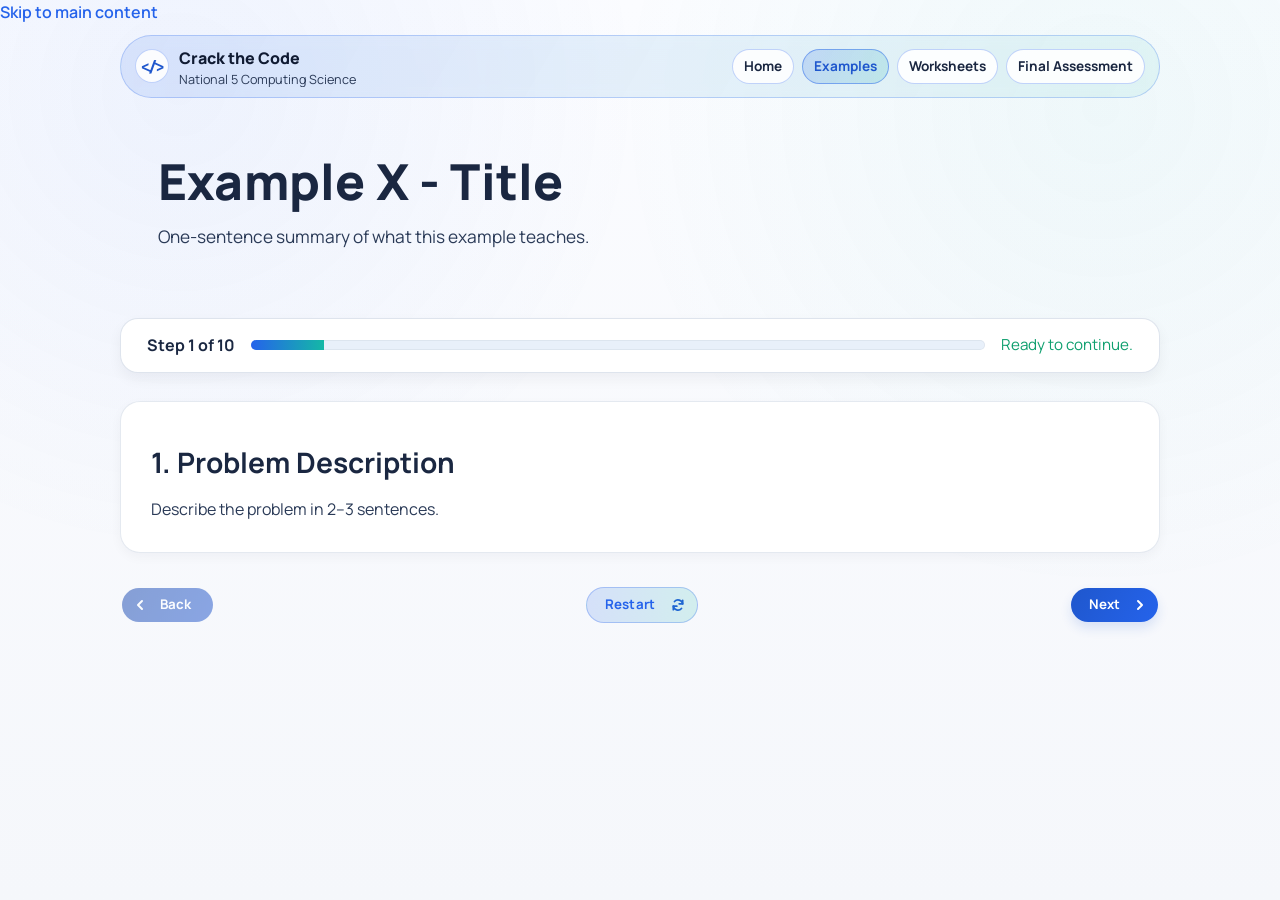
<file: docs/pages/example-template.html>
<!DOCTYPE html>
<html lang="en">
  <head>
    <meta charset="utf-8" />
    <meta name="viewport" content="width=device-width, initial-scale=1" />
    <title>Example X - Title</title>
    <link rel="stylesheet" href="../css/styles.css" />
  </head>
  <body class="page page-inner">
    <div class="appbar" id="appbar">
      <div class="appbar-brand-wrap">
        <span class="appbar-brand-icon" aria-hidden="true">&lt;/&gt;</span>
        <div class="appbar-brand-stack">
          <div class="appbar-brand">Crack the Code</div>
          <div class="appbar-subtitle">National 5 Computing Science</div>
        </div>
      </div>

      <button class="appbar-menu-toggle" id="appbarMenuToggle" aria-expanded="false" aria-controls="appbarNavActions" type="button">Menu</button>

      <nav class="appbar-nav-actions" id="appbarNavActions" aria-label="Quick links">
        <a class="appbar-nav-pill" href="../index.html">Home</a>
        <a class="appbar-nav-pill is-active" href="../index.html#examples">Examples</a>
        <a class="appbar-nav-pill" href="worksheets.html">Worksheets</a>
        <a class="appbar-nav-pill" href="assessment.html">Final Assessment</a>
        <a class="appbar-nav-pill appbar-resume" id="appbarResumeLink" href="#" hidden>
          Resume
          <span class="appbar-status-dot" aria-hidden="true"></span>
        </a>
      </nav>
    </div>

    <header class="hero hero-main">
      <h1 class="hero-title">Example X - Title</h1>
      <p class="hero-summary">
        One-sentence summary of what this example teaches.
      </p>
    </header>

    <main class="content">
      <div class="stepper-header">
        <div class="stepper-progress" id="stepperProgress">Step 1 of 10</div>
        <div class="stepper-bar" aria-hidden="true">
          <span class="stepper-bar-fill" id="stepperBarFill"></span>
        </div>
        <div class="stepper-progress-note" id="stepperNote">Complete the activity to continue.</div>
      </div>

      <section class="card step-section" data-step="1" data-step-id="step-1">
        <h2>1. Problem Description</h2>
        <p>Describe the problem in 2–3 sentences.</p>
      </section>

      <section class="card step-section" data-step="2" data-step-id="step-2" data-requires="tick1,tick2">
        <h2>2. Prediction Activity</h2>
        <div class="question-block">
          <p>Prediction question 1?</p>
          <div class="question-input">
            <input type="text" id="pred1" class="w-120">
            <button onclick="checkAnswer('pred1', 'correct', 'tick1')">Check</button>
            <span id="tick1" class="tick-mark"></span>
          </div>
        </div>
        <div class="question-block">
          <p>Prediction question 2?</p>
          <div class="question-input">
            <input type="text" id="pred2" class="w-120">
            <button onclick="checkAnswer('pred2', 'correct', 'tick2')">Check</button>
            <span id="tick2" class="tick-mark"></span>
          </div>
        </div>
      </section>

      <section class="card step-section" data-step="3" data-step-id="step-3" data-requires="fullCode">
        <h2>3. Step-by-Step Implementation</h2>
        <div id="step1" class="step-box">
          <p><strong>Step 1:</strong> Explain what happens here.</p>
          <pre><code>A: line of code here</code></pre>
          <button onclick="nextStep(1, 2)">Next Step</button>
        </div>
        <div id="step2" class="step-box hidden">
          <p><strong>Step 2:</strong> Explain what happens here.</p>
          <pre><code>B: line of code here</code></pre>
          <button onclick="nextStep(2, 3)">Next Step</button>
        </div>
        <div id="step3" class="step-box hidden">
          <p><strong>Step 3:</strong> Explain what happens here.</p>
          <pre><code>C: line of code here</code></pre>
          <button onclick="nextStep(3, 'full')">Show Full Code</button>
        </div>
        <div id="fullCode" class="step-box hidden">
          <p><strong>Full Solution:</strong> Combine all steps with subgoal labels.</p>
          <pre><code>A: ...
B: ...
C: ...
D: ...</code></pre>
        </div>
      </section>

      <section class="card step-section" data-step="4" data-step-id="step-4" data-requires="sgA1Tick">
        <h2>4. Subgoal A Activity</h2>
        <div class="question-block" data-choice-group="sgA">
          <p>Which subgoal matches this line? <strong>A: ...</strong></p>
          <div class="mc-buttons">
            <button type="button" onclick="setChoice('sgA', 'A', this)">A</button>
            <button type="button" onclick="setChoice('sgA', 'B', this)">B</button>
            <button type="button" onclick="setChoice('sgA', 'C', this)">C</button>
            <button type="button" onclick="setChoice('sgA', 'D', this)">D</button>
            <button type="button" class="check-btn" onclick="checkChoice('sgA', 'A', 'sgA1Tick')">Check</button>
            <span id="sgA1Tick" class="tick-mark"></span>
          </div>
        </div>
      </section>

      <section class="card step-section" data-step="5" data-step-id="step-5" data-requires="sgB1Tick">
        <h2>5. Subgoal B Activity</h2>
        <div class="question-block" data-line-group="sgB">
          <p>Click the line that matches Subgoal B.</p>
          <div class="code-select">
            <button type="button" class="code-line" onclick="selectLine('sgB', 'line 1', this)">line 1</button>
            <button type="button" class="code-line" onclick="selectLine('sgB', 'line 2', this)">line 2</button>
            <button type="button" class="code-line" onclick="selectLine('sgB', 'line 3', this)">line 3</button>
          </div>
          <button type="button" class="check-btn" onclick="checkLineChoice('sgB', 'line 2', 'sgB1Tick')">Check</button>
          <span id="sgB1Tick" class="tick-mark"></span>
        </div>
      </section>

      <section class="card step-section" data-step="6" data-step-id="step-6" data-requires="sgC1Tick">
        <h2>6. Subgoal C Activity</h2>
        <div class="question-block">
          <p>Fill the blank: <strong>total = total + ___</strong></p>
          <div class="question-input">
            <input type="text" id="sgC1" class="w-140">
            <button onclick="checkAnswer('sgC1', 'value', 'sgC1Tick')">Check</button>
            <span id="sgC1Tick" class="tick-mark"></span>
          </div>
        </div>
      </section>

      <section class="card step-section" data-step="7" data-step-id="step-7" data-requires="sgD1Tick">
        <h2>7. Subgoal D Activity</h2>
        <div class="question-block">
          <p>Identify the subgoal for: <strong>print(total)</strong></p>
          <div class="question-input">
            <input type="text" id="sgD1" class="w-140">
            <button onclick="checkAnswer('sgD1', 'D', 'sgD1Tick')">Check</button>
            <span id="sgD1Tick" class="tick-mark"></span>
          </div>
        </div>
      </section>

      <section class="card step-section" data-step="8" data-step-id="step-8" data-requires="sgE1Tick">
        <h2>8. Subgoal E Activity</h2>
        <div class="question-block">
          <p>Trace the running total for inputs 2, 3, 4.</p>
          <table class="trace-table">
            <thead>
              <tr>
                <th>Input</th>
                <th>Total</th>
              </tr>
            </thead>
            <tbody>
              <tr>
                <td>2</td>
                <td><input type="text" id="trace1" class="w-80"></td>
              </tr>
              <tr>
                <td>3</td>
                <td><input type="text" id="trace2" class="w-80"></td>
              </tr>
              <tr>
                <td>4</td>
                <td><input type="text" id="trace3" class="w-80"></td>
              </tr>
            </tbody>
          </table>
          <button type="button" class="check-btn" onclick="checkTrace(['trace1','trace2','trace3'], ['2','5','9'], 'sgE1Tick')">Check</button>
          <span id="sgE1Tick" class="tick-mark"></span>
        </div>
      </section>

      <section class="card step-section" data-step="9" data-step-id="step-9" data-requires="assessmentFeedback">
        <h2>9. Modify Activity (Parsons Puzzle)</h2>
        <p>Rearrange the code lines to build a working program.</p>
        <div id="parsons-area" class="parsons-container" ondrop="drop(event)" ondragover="allowDrop(event)">
          <div id="p1" class="draggable" draggable="true" ondragstart="drag(event)">line 1</div>
          <div id="p2" class="draggable" draggable="true" ondragstart="drag(event)">line 2</div>
          <div id="p3" class="draggable" draggable="true" ondragstart="drag(event)">line 3</div>
        </div>
        <button onclick="verifyParsons('parsons-area', ['p1','p2','p3'], 'assessmentFeedback')">Verify Logic</button>
        <p id="assessmentFeedback"></p>
      </section>

      <section class="card step-section" data-step="10" data-step-id="step-10" data-requires="makeOutputTick">
        <h2>10. Make Task</h2>
        <p>Students write their own solution and compare output.</p>
        <p><strong>Your Program</strong></p>
        <textarea class="code-area" id="makeProgram" rows="8" placeholder="Write your program here..."></textarea>
        <div class="question-block">
          <p><strong>Test Case</strong></p>
          <div class="question-input">
            <select id="makeCase" onchange="updateExpectedOutput()">
              <option value="case1">Case 1: 2, 3, 4, 5, 6, 7</option>
              <option value="case2">Case 2: 0, 10, 20, 30, 40, 50</option>
              <option value="case3">Case 3: 5, 5, 5, 5, 5, 5</option>
            </select>
          </div>
        </div>
        <p><strong>Expected Output</strong></p>
        <pre class="paper-code"><code id="makeExpected">Scores: ...
Total: ...
Average: ...</code></pre>
        <p><strong>Your Output</strong></p>
        <div class="run-row">
          <button class="check-btn" id="runProgramBtn" onclick="runProgram()" disabled>Run Program</button>
          <span class="spinner" aria-hidden="true"></span>
          <span id="runStatus" class="run-status">Python runtime loading...</span>
        </div>
        <pre class="paper-code"><code id="makeActual">Run your program to see the output here.</code></pre>
        <button class="check-btn" onclick="checkActualOutput('makeCase', 'makeActual', 'makeOutputTick')">Check Output</button>
        <span id="makeOutputTick" class="tick-mark"></span>
      </section>

      <div class="stepper-controls">
        <button class="check-btn nav-btn back-btn" id="stepPrev">Back</button>
        <button class="check-btn reset-btn" id="stepReset" onclick="resetAssessment()">Restart</button>
        <button class="check-btn nav-btn" id="stepNext">Next</button>
      </div>
    </main>

    <section class="completion-screen" id="completionScreen">
      <div class="completion-card">
        <p class="completion-eyebrow">Completed</p>
        <h2>Example Finished</h2>
        <p>You have completed this example.</p>
        <p class="completion-note">Use Restart to try again or return home.</p>
        <div class="completion-badges" data-completion-badges aria-label="Earned badges"></div>
        <p class="completion-badge-summary" data-completion-badge-summary></p>
        <div class="completion-actions">
          <a class="check-btn nav-btn back-btn" href="../index.html">Back to Home</a>
          <button class="check-btn reset-btn restart-btn" type="button" onclick="resetAssessment()">Restart</button>
        </div>
      </div>
    </section>

    <script src="../js/script.js"></script>
  </body>
</html>
</file>
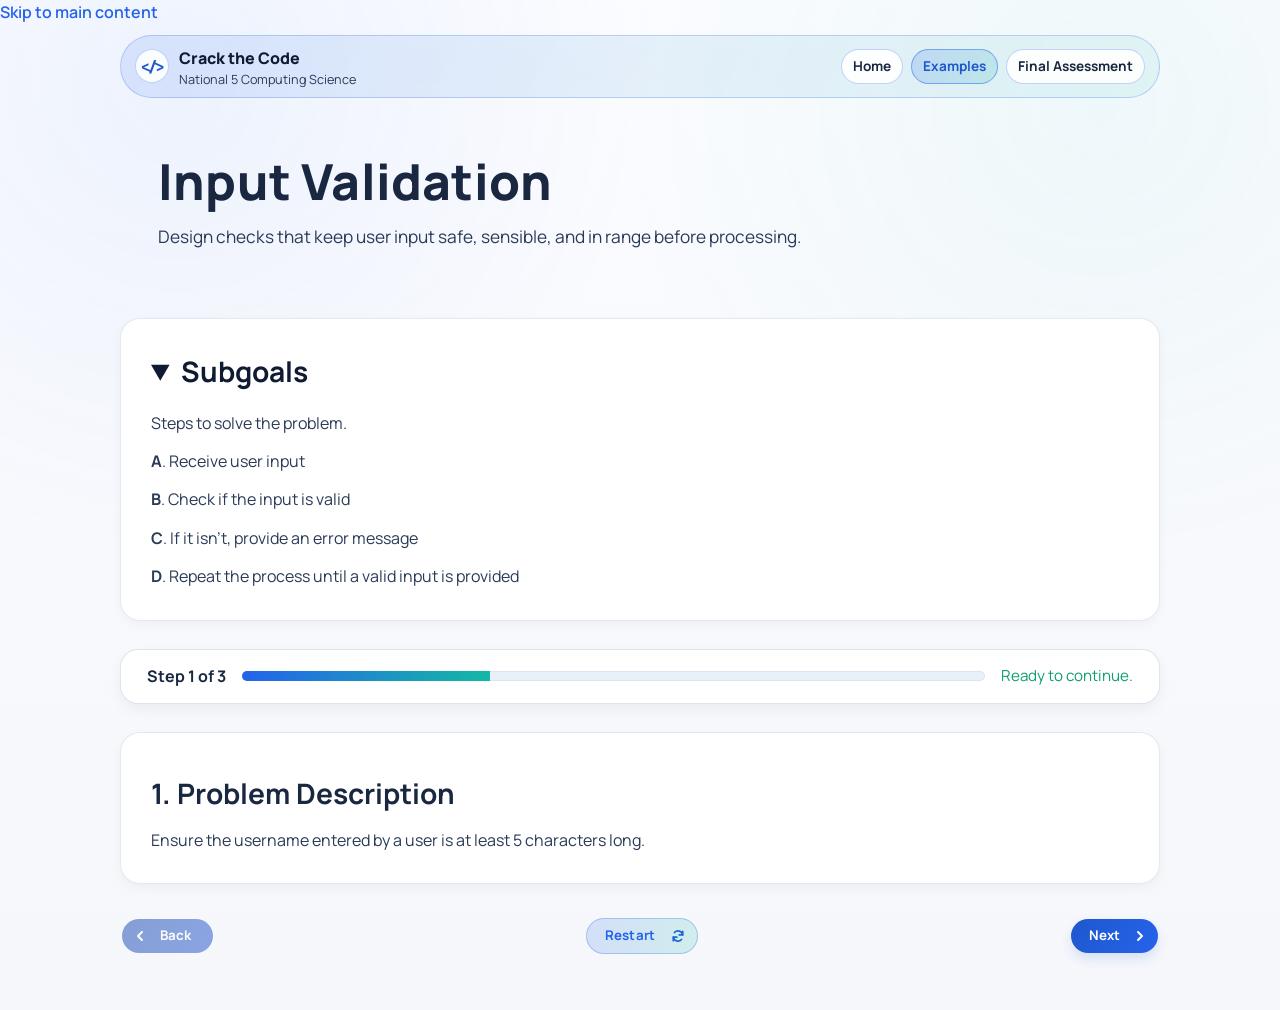
<file: docs/pages/example1.html>
<!DOCTYPE html>
<html lang="en">
<head>
    <meta charset="utf-8" />
    <meta name="viewport" content="width=device-width, initial-scale=1" />
    <title>Example 2 - Running Total</title>
    <link rel="stylesheet" href="../css/styles.css" />
</head>
<body class="page page-inner">
    <div class="appbar" id="appbar">
        <div class="appbar-brand-wrap">
            <span class="appbar-brand-icon" aria-hidden="true">&lt;/&gt;</span>
            <div class="appbar-brand-stack">
                <div class="appbar-brand">Crack the Code</div>
                <div class="appbar-subtitle">National 5 Computing Science</div>
            </div>
        </div>

        <button class="appbar-menu-toggle" id="appbarMenuToggle" aria-expanded="false" aria-controls="appbarNavActions" type="button">Menu</button>

        <nav class="appbar-nav-actions" id="appbarNavActions" aria-label="Quick links">
            <a class="appbar-nav-pill" href="../index.html">Home</a>
            <a class="appbar-nav-pill is-active" href="../index.html#examples">Examples</a>
            <a class="appbar-nav-pill" href="assessment.html">Final Assessment</a>
            <a class="appbar-nav-pill appbar-resume" id="appbarResumeLink" href="#" hidden>
                Resume
                <span class="appbar-status-dot" aria-hidden="true"></span>
            </a>
        </nav>
    </div>

    <header class="hero hero-main">
        <h1 class="hero-title">Input Validation</h1>
        <p class="hero-summary">
            Design checks that keep user input safe, sensible, and in range before processing.
        </p>
    </header>

    <main class="content">
        <details class="card" open>
            <summary>Subgoals</summary>
            <p>Steps to solve the problem.</p>
            <p><strong>A</strong>. Receive user input</p>
            <p><strong>B</strong>. Check if the input is valid</p>
            <p><strong>C</strong>. If it isn't, provide an error message</p>
            <p><strong>D</strong>. Repeat the process until a valid input is provided</p>
        </details>
        <details id="workedExample" class="card hidden">
            <summary>Full Solution</summary>
            <pre><code>username = input("Enter username: ") <span class="code-comment">                     #  Subgoal A</span>
while len(username) &lt; 5: <span class="code-comment">                                 #  Subgoal B  ---</span>
    print("Username must be at least 5 characters long.") <span class="code-comment">#  Subgoal C     |-- Subgoal D</span>
    username = input("Enter username: ") <span class="code-comment">                 #             ---</span>
print("Your password is: " + password)</code></pre>
        </details>
        <div class="stepper-header">
            <div class="stepper-progress" id="stepperProgress">Step 1 of 5</div>
            <div class="stepper-bar" aria-hidden="true">
                <span class="stepper-bar-fill" id="stepperBarFill"></span>
            </div>
            <div class="stepper-progress-note" id="stepperNote">Complete the activity to continue.</div>
        </div>

        <section class="card step-section" data-step="1" data-step-id="step-1">
            <h2>1. Problem Description</h2>
            <p>Ensure the username entered by a user is at least 5 characters long.</p>
        </section>

        <section class="card step-section" data-step="2" data-step-id="step-2" data-requires="tick1,tick2">
            <h2>2. Prediction Activity</h2>
            <div class="question-block">
                <p>Do we need a loop to solve this problem?</p>
                <div class="question-input-part">
                    <input type="radio" id="tick1-yes" name="tick1" value="yes" />
                    <label for="tick1-yes">Yes</label> <br />
                    <input type="radio" id="tick1-no" name="tick1" value="no" />
                    <label for="tick1-no">No</label> <br />
                </div>
                <div>
                    <button onclick="checkRadioButton('tick1-yes', 'tick1')">Check</button>
                    <span id="tick1" class="tick-mark padded"></span>
                </div>
            </div>
            <div class="question-block">
                <p>If so, what type of loop?</p>
                <div class="question-input-part">
                    <input type="radio" id="tick2-for" name="tick2" value="no" />
                    <label for="tick2-for">For loop</label> <br />
                    <input type="radio" id="tick2-while" name="tick2" value="yes" />
                    <label for="tick2-while">While loop</label> <br />
                    <input type="radio" id="tick2-none" name="tick2" value="yes" />
                    <label for="tick2-none">No loop needed</label> <br />
                </div>
                <div>
                    <button onclick="checkRadioButton('tick2-while', 'tick2')">Check</button>
                    <span id="tick2" class="tick-mark padded"></span>
                </div>
            </div>
        </section>

        <section class="card step-section" data-step="3" data-step-id="step-3" data-requires="fullCode">
            <h2>3. Step-by-Step Implementation</h2>
            <div id="step1" class="step-box">
                <p>Take in an initial input.</p>
                <pre><code>username = input("Enter username: ") <span class="code-comment"># Subgoal A</span></code></pre>
                <button onclick="nextStep(1, 2)">Next Step</button>
            </div>
            <div id="step2" class="step-box hidden">
                <p>Loop while the input is invalid.</p>
                <pre><code>while len(username) &lt; 5: <span class="code-comment"># Subgoals B and D</span></code></pre>
                <button onclick="nextStep(2, 3)">Next Step</button>
            </div>
            <div id="step3" class="step-box hidden">
                <p>Display an error message.</p>
                <pre><code>    print("Username must be at least 5 characters long.") <span class="code-comment"># Subgoal C</span></code></pre>
                <button onclick="nextStep(3, 4)">Next Step</button>
            </div>
            <div id="step4" class="step-box hidden">
                <p>Take in new input to validate.</p>
                <pre><code>    username = input("Enter username: ") <span class="code-comment"># Subgoal D</span></code></pre>
                <button onclick="nextStep(4, 5)">Next Step</button>
            </div>
            <div id="step5" class="step-box hidden">
                <p>Outside the loop, you can now use the validated username.</p>
                <pre><code>print("Your username is: " + username)</code></pre>
                <button onclick="nextStep(5, 'full')">Show Full Code</button>
            </div>
            <div id="fullCode" class="step-box hidden">
                <p><strong>Full Solution:</strong> Combine all steps into one complete program.</p>
                <pre><code>username = input("Enter username: ") <span class="code-comment">                     #  Subgoal A</span>
while len(username) &lt; 5: <span class="code-comment">                                 #  Subgoal B  ---</span>
    print("Username must be at least 5 characters long.") <span class="code-comment">#  Subgoal C     |-- Subgoal D</span>
    username = input("Enter username: ") <span class="code-comment">                 #             ---</span>
print("Your password is: " + password)</code></pre>
            </div>
        </section>

        <!-- <section class="card step-section" data-step="4" data-step-id="step-4" data-requires="parsonsFeedback">
            <h2>4. Parsons Puzzle</h2>
            <p>Drag the lines into the correct logical order:</p>
            <div id="parsons-area" class="parsons-container" ondrop="drop(event)" ondragover="allowDrop(event)">
                <div id="p3" class="draggable" draggable="true" ondragstart="drag(event)">total = total + price</div>
                <div id="p1" class="draggable" draggable="true" ondragstart="drag(event)">total = 0</div>
                <div id="p4" class="draggable" draggable="true" ondragstart="drag(event)">print(total)</div>
                <div id="p2" class="draggable" draggable="true" ondragstart="drag(event)">for counter in range(5):</div>
            </div>
            <button onclick="verifyParsons('parsons-area', ['p1', 'p2', 'p3', 'p4'], 'parsonsFeedback')">Verify Logic</button>
            <p id="parsonsFeedback"></p>
        </section>

        <section class="card step-section" data-step="5" data-step-id="step-5" data-requires="tick3">
            <h2>6. Modify Task</h2>
            <div class="question-block">
                <p>Change the code to ask for 10 items. What would the loop line look like?</p>
                <div class="question-input">
                    <input type="text" id="modAns" class="w-full" placeholder="for counter in range...">
                    <button onclick="checkAnswer('modAns', 'for counter in range(10):', 'tick3')">Check Answer</button>
                    <span id="tick3" class="tick-mark"></span>
                </div>
            </div>
        </section> -->

        <div class="stepper-controls">
            <button class="check-btn nav-btn back-btn" id="stepPrev">Back</button>
            <button class="check-btn reset-btn" id="stepReset" onclick="resetAssessment()">Restart</button>
            <button class="check-btn nav-btn" id="stepNext">Next</button>
        </div>
    </main>

    <section class="completion-screen" id="completionScreen">
        <div class="completion-card">
            <p class="completion-eyebrow">Completed</p>
            <h2>Example Finished</h2>
            <p>You have completed this example.</p>
            <p class="completion-note">Use Restart to try again or return home.</p>
            <div class="completion-actions">
                <a class="check-btn nav-btn back-btn" href="../index.html">Back to Home</a>
                <button class="check-btn reset-btn restart-btn" type="button" onclick="resetAssessment()">Restart</button>
            </div>
        </div>
    </section>

    <script src="../js/script.js"></script>
</body>
</html>
</file>
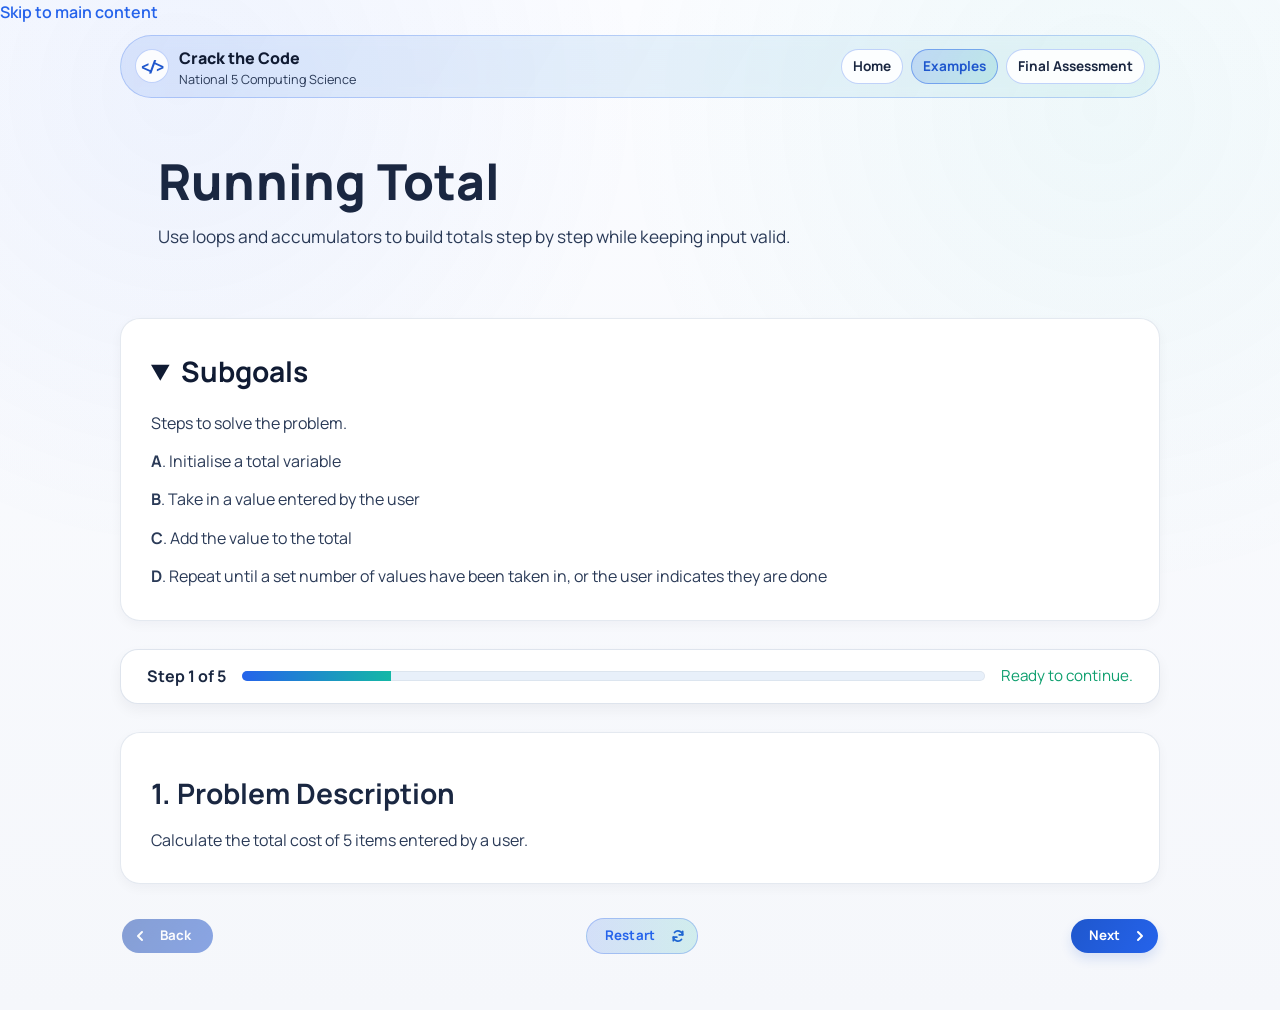
<file: docs/pages/example2.html>
<!DOCTYPE html>
<html lang="en">
<head>
    <meta charset="utf-8" />
    <meta name="viewport" content="width=device-width, initial-scale=1" />
    <title>Example 2 - Running Total</title>
    <link rel="stylesheet" href="../css/styles.css" />
</head>
<body class="page page-inner">
    <div class="appbar" id="appbar">
        <div class="appbar-brand-wrap">
            <span class="appbar-brand-icon" aria-hidden="true">&lt;/&gt;</span>
            <div class="appbar-brand-stack">
                <div class="appbar-brand">Crack the Code</div>
                <div class="appbar-subtitle">National 5 Computing Science</div>
            </div>
        </div>

        <button class="appbar-menu-toggle" id="appbarMenuToggle" aria-expanded="false" aria-controls="appbarNavActions" type="button">Menu</button>

        <nav class="appbar-nav-actions" id="appbarNavActions" aria-label="Quick links">
            <a class="appbar-nav-pill" href="../index.html">Home</a>
            <a class="appbar-nav-pill is-active" href="../index.html#examples">Examples</a>
            <a class="appbar-nav-pill" href="assessment.html">Final Assessment</a>
            <a class="appbar-nav-pill appbar-resume" id="appbarResumeLink" href="#" hidden>
                Resume
                <span class="appbar-status-dot" aria-hidden="true"></span>
            </a>
        </nav>
    </div>

    <header class="hero hero-main">
        <h1 class="hero-title">Running Total</h1>
        <p class="hero-summary">
            Use loops and accumulators to build totals step by step while keeping input valid.
        </p>
    </header>

    <main class="content">
        <details class="card" open>
            <summary>Subgoals</summary>
            <p>Steps to solve the problem.</p>
            <p><strong>A</strong>. Initialise a total variable</p>
            <p><strong>B</strong>. Take in a value entered by the user</p>
            <p><strong>C</strong>. Add the value to the total</p>
            <p><strong>D</strong>. Repeat until a set number of values have been taken in, or the user indicates they are done</p>
        </details>
        <details id="workedExample" class="card hidden">
            <summary>Full Solution</summary>
            <pre><code>total = 0 <span class="code-comment">                          # Subgoal A</span>
for counter in range(5): <span class="code-comment">           # Subgoal D</span>
    price = float(input("Price: ")) <span class="code-comment"># Subgoal B</span>
    total = total + price <span class="code-comment">          # Subgoal C</span>
print(total)</code></pre>
        </details>

        <div class="stepper-header">
            <div class="stepper-progress" id="stepperProgress">Step 1 of 5</div>
            <div class="stepper-bar" aria-hidden="true">
                <span class="stepper-bar-fill" id="stepperBarFill"></span>
            </div>
            <div class="stepper-progress-note" id="stepperNote">Complete the activity to continue.</div>
        </div>

        <section class="card step-section" data-step="1" data-step-id="step-1">
            <h2>1. Problem Description</h2>
            <p>Calculate the total cost of 5 items entered by a user.</p>
        </section>

        <section class="card step-section" data-step="2" data-step-id="step-2" data-requires="tick1">
            <h2>2. Prediction Activity</h2>
            <div class="question-block">
                <p>How many times will the loop repeat?</p>
                <div class="question-input">
                    <input type="text" id="pred1" class="w-80">
                    <button onclick="checkAnswer('pred1', '5', 'tick1')">Check</button>
                    <span id="tick1" class="tick-mark"></span>
                </div>
            </div>
        </section>

        <section class="card step-section" data-step="3" data-step-id="step-3" data-requires="fullCode">
            <h2>3. Step-by-Step Implementation</h2>
            <div id="step1" class="step-box">
                <p><strong>Step 1:</strong> Initialize the total.</p>
                <pre><code>total = 0 <span class="code-comment"># Subgoal A</span></code></pre>
                <button onclick="nextStep(1, 2)">Next Step</button>
            </div>
            <div id="step2" class="step-box hidden">
                <p><strong>Step 2:</strong> Create a loop for 5 items.</p>
                <pre><code>for counter in range(5): <span class="code-comment"># Subgoal D</span></code></pre>
                <button onclick="nextStep(2, 3)">Next Step</button>
            </div>
            <div id="step3" class="step-box hidden">
                <p><strong>Step 3:</strong> Add input to total.</p>
                <pre><code>    price = float(input()) <span class="code-comment"># Subgoal B</span>
    total = total + price <span class="code-comment"># Subgoal C</span></code></pre>
                <button onclick="nextStep(3, 'full')">Show Full Code</button>
            </div>
            <div id="fullCode" class="step-box hidden">
                <p><strong>Full Solution:</strong> Combine all steps into one complete program.</p>
                <pre><code>total = 0 <span class="code-comment">                          # Subgoal A</span>
for counter in range(5): <span class="code-comment">           # Subgoal D</span>
    price = float(input("Price: ")) <span class="code-comment"># Subgoal B</span>
    total = total + price <span class="code-comment">          # Subgoal C</span>
print(total)</code></pre>
            </div>
        </section>

        <section class="card step-section" data-step="4" data-step-id="step-4" data-requires="parsonsFeedback">
            <h2>4. Parsons Puzzle</h2>
            <p>Drag the lines into the correct logical order:</p>
            <div id="parsons-area" class="parsons-container" ondrop="drop(event)" ondragover="allowDrop(event)">
                <div id="p3" class="draggable" draggable="true" ondragstart="drag(event)">total = total + price</div>
                <div id="p1" class="draggable" draggable="true" ondragstart="drag(event)">total = 0</div>
                <div id="p4" class="draggable" draggable="true" ondragstart="drag(event)">print(total)</div>
                <div id="p2" class="draggable" draggable="true" ondragstart="drag(event)">for counter in range(5):</div>
            </div>
            <button onclick="verifyParsons('parsons-area', ['p1', 'p2', 'p3', 'p4'], 'parsonsFeedback')">Verify Logic</button>
            <p id="parsonsFeedback"></p>
        </section>

        <section class="card step-section" data-step="5" data-step-id="step-5" data-requires="tick2">
            <h2>6. Modify Task</h2>
            <div class="question-block">
                <p>Change the code to ask for 10 items. What would the loop line look like?</p>
                <div class="question-input">
                    <input type="text" id="modAns" class="w-full" placeholder="for counter in range...">
                    <button onclick="checkAnswer('modAns', 'for counter in range(10):', 'tick2')">Check Answer</button>
                    <span id="tick2" class="tick-mark"></span>
                </div>
            </div>
        </section>

        <div class="stepper-controls">
            <button class="check-btn nav-btn back-btn" id="stepPrev">Back</button>
            <button class="check-btn reset-btn" id="stepReset" onclick="resetAssessment()">Restart</button>
            <button class="check-btn nav-btn" id="stepNext">Next</button>
        </div>
    </main>

    <section class="completion-screen" id="completionScreen">
        <div class="completion-card">
            <p class="completion-eyebrow">Completed</p>
            <h2>Example Finished</h2>
            <p>You have completed this example.</p>
            <p class="completion-note">Use Restart to try again or return home.</p>
            <div class="completion-actions">
                <a class="check-btn nav-btn back-btn" href="../index.html">Back to Home</a>
                <button class="check-btn reset-btn restart-btn" type="button" onclick="resetAssessment()">Restart</button>
            </div>
        </div>
    </section>

    <script src="../js/script.js"></script>
</body>
</html>
</file>
<file: docs/css/styles.css>
@import url("https://fonts.googleapis.com/css2?family=Manrope:wght@500;600;700;800&family=JetBrains+Mono:wght@600;700&display=swap");

:root {
  color-scheme: light;
  --ink-950: #0b1324;
  --ink-900: #101b33;
  --ink-800: #1a2741;
  --ink-700: #2a3a57;
  --ink-500: #566987;
  --ink-300: #9fb0c9;
  --slate-150: #dbe7f5;
  --slate-100: #e8f0fa;
  --slate-50: #f4f8fd;
  --paper: #ffffff;
  --accent-700: #1f57cd;
  --accent-600: #2563eb;
  --accent-500: #3b82f6;
  --accent-300: #93c5fd;
  --accent-200: #cfe4ff;
  --teal-600: #0e9f9a;
  --teal-500: #14b8a6;
  --teal-200: #b7efe8;
  --success-600: #0e9f6e;
  --danger-600: #dc3545;
  --shadow-1: 0 16px 36px rgba(15, 25, 45, 0.08);
  --shadow-2: 0 12px 26px rgba(13, 24, 43, 0.12);
  --shadow-focus: 0 0 0 4px rgba(59, 130, 246, 0.2);
  --radius-1: 10px;
  --radius-2: 16px;
  --radius-pill: 999px;
  --space-1: 8px;
  --space-2: 12px;
  --space-3: 16px;
  --space-4: 22px;
  --space-5: 28px;
  --space-6: 40px;
  --space-7: 56px;
  --space-8: 72px;
  --max-width: 1040px;
  --font-display: "Manrope", "Segoe UI", "Helvetica Neue", Arial, sans-serif;
  --font-body: "Manrope", "Segoe UI", "Helvetica Neue", Arial, sans-serif;
  --font-code: "JetBrains Mono", "SFMono-Regular", Consolas, "Liberation Mono", Menlo, monospace;
}

*,
*::before,
*::after {
  box-sizing: border-box;
}

html {
  -webkit-font-smoothing: antialiased;
  -moz-osx-font-smoothing: grayscale;
  text-rendering: optimizeLegibility;
  scroll-behavior: smooth;
}

@property --edge-angle {
  syntax: "<angle>";
  inherits: false;
  initial-value: 0deg;
}

body {
  margin: 0;
  font-family: var(--font-body);
  color: var(--ink-900);
  background: linear-gradient(180deg, #fbfcff 0%, #f5f7fb 100%);
  min-height: 100vh;
  line-height: 1.6;
}

body::before {
  content: "";
  position: fixed;
  inset: 0;
  background:
    radial-gradient(circle at 14% 10%, rgba(37, 99, 235, 0.06), transparent 34%),
    radial-gradient(circle at 86% 12%, rgba(20, 184, 166, 0.05), transparent 36%);
  pointer-events: none;
  z-index: -1;
}

::selection {
  background: rgba(59, 130, 246, 0.22);
  color: var(--ink-950);
}

.back-to-top-fab {
  position: fixed;
  right: clamp(16px, 2.2vw, 28px);
  bottom: clamp(16px, 2.4vw, 30px);
  width: 48px;
  height: 48px;
  border: 1px solid rgba(37, 99, 235, 0.32);
  border-radius: var(--radius-pill);
  background: linear-gradient(120deg, rgba(37, 99, 235, 0.16), rgba(20, 184, 166, 0.12));
  backdrop-filter: blur(6px);
  -webkit-backdrop-filter: blur(6px);
  box-shadow: 0 12px 22px rgba(13, 24, 43, 0.12), 0 2px 6px rgba(11, 19, 36, 0.08);
  cursor: pointer;
  z-index: 40;
  display: inline-flex;
  align-items: center;
  justify-content: center;
  color: #ffffff;
  opacity: 0;
  transform: translateY(10px) scale(0.94);
  pointer-events: none;
  transition: opacity 200ms ease, transform 220ms ease, filter 200ms ease, box-shadow 200ms ease;
}

.back-to-top-fab.is-visible {
  opacity: 1;
  transform: translateY(0) scale(1);
  pointer-events: auto;
}

.back-to-top-fab:hover,
.back-to-top-fab:focus-visible {
  filter: saturate(1.06) brightness(1.02);
  box-shadow: 0 14px 26px rgba(13, 24, 43, 0.16), 0 0 0 4px rgba(59, 130, 246, 0.2);
}

.back-to-top-fab:active {
  transform: translateY(1px) scale(0.98);
}

.back-to-top-fab__icon {
  width: 14px;
  height: 14px;
  display: inline-block;
  background-image: url("data:image/svg+xml;utf8,<svg xmlns='http://www.w3.org/2000/svg' width='14' height='14' viewBox='0 0 14 14' fill='none' stroke='%231f57cd' stroke-width='2.2' stroke-linecap='round' stroke-linejoin='round'><path d='M3 9l4-4 4 4'/></svg>");
  background-repeat: no-repeat;
  background-position: center;
  background-size: 14px 14px;
}

.back-to-top-fab:hover .back-to-top-fab__icon,
.back-to-top-fab:focus-visible .back-to-top-fab__icon {
  background-image: url("data:image/svg+xml;utf8,<svg xmlns='http://www.w3.org/2000/svg' width='14' height='14' viewBox='0 0 14 14' fill='none' stroke='%23ffffff' stroke-width='2.2' stroke-linecap='round' stroke-linejoin='round'><path d='M3 9l4-4 4 4'/></svg>");
}

.appbar {
  --edge-angle: 0deg;
  width: min(calc(100% - 32px), min(1100px, var(--max-width)));
  margin: 0;
  position: fixed;
  top: 35px;
  left: 50%;
  transform: translateX(-50%);
  z-index: 20;
  border: 1px solid rgba(37, 99, 235, 0.25);
  border-radius: var(--radius-pill);
  background: linear-gradient(120deg, rgba(37, 99, 235, 0.12), rgba(20, 184, 166, 0.08));
  backdrop-filter: blur(6px);
  padding: 10px 14px;
  display: flex;
  justify-content: space-between;
  align-items: center;
  gap: 12px;
  overflow: clip;
  transition: transform 220ms ease;
}

.appbar::after {
  content: "";
  position: absolute;
  inset: -1px;
  border-radius: inherit;
  padding: 2px;
  background: conic-gradient(
    from calc(-45deg + var(--edge-angle)),
    transparent 0deg,
    transparent 300deg,
    rgba(37, 99, 235, 0.85) 322deg,
    rgba(37, 99, 235, 0.98) 340deg,
    rgba(20, 184, 166, 0.9) 360deg
  );
  -webkit-mask:
    linear-gradient(#000 0 0) content-box,
    linear-gradient(#000 0 0);
  -webkit-mask-composite: xor;
  mask:
    linear-gradient(#000 0 0) content-box,
    linear-gradient(#000 0 0);
  mask-composite: exclude;
  opacity: 0;
  pointer-events: none;
  transition: opacity 180ms ease;
  filter: drop-shadow(0 0 6px rgba(37, 99, 235, 0.2)) drop-shadow(0 0 10px rgba(20, 184, 166, 0.14));
}

.appbar:hover,
.appbar:focus-within {
  transform: translateX(-50%) translateY(-2px);
}

.appbar:hover::after,
.appbar:focus-within::after {
  opacity: 1;
  animation: edgeSweepBalanced 1.9s linear infinite;
}

.appbar-brand-wrap {
  display: inline-flex;
  align-items: center;
  gap: 10px;
  position: relative;
  z-index: 1;
  min-width: 0;
}

.appbar-brand-icon {
  width: 34px;
  height: 34px;
  border-radius: var(--radius-pill);
  border: 1px solid rgba(37, 99, 235, 0.28);
  background: rgba(255, 255, 255, 0.9);
  display: inline-flex;
  align-items: center;
  justify-content: center;
  color: var(--accent-700);
  font-weight: 800;
  font-family: var(--font-code);
  font-size: 0.9rem;
  flex: 0 0 34px;
}

.appbar-brand-stack {
  min-width: 0;
}

.appbar-brand {
  font-weight: 800;
  color: var(--ink-900);
  line-height: 1.1;
  position: relative;
  display: inline-flex;
  align-items: baseline;
  text-shadow: 0 0 0 rgba(37, 99, 235, 0);
  transition: text-shadow 220ms ease;
}

.appbar-brand::after {
  content: "|";
  display: inline-block;
  margin-left: 2px;
  line-height: 1.02;
  transform: translateY(0.02em) scaleY(1.18);
  color: rgba(31, 87, 205, 0.92);
  -webkit-text-fill-color: rgba(31, 87, 205, 0.92);
  opacity: 0;
}

.appbar:hover .appbar-brand,
.appbar:focus-within .appbar-brand {
  background-image: linear-gradient(
    110deg,
    var(--ink-900) 0%,
    var(--ink-900) 38%,
    rgba(37, 99, 235, 0.95) 50%,
    rgba(20, 184, 166, 0.9) 58%,
    var(--ink-900) 70%,
    var(--ink-900) 100%
  );
  background-size: 220% 100%;
  background-position: 100% 50%;
  -webkit-background-clip: text;
  background-clip: text;
  color: transparent;
  -webkit-text-fill-color: transparent;
  animation:
    brandTextSweep 1.7s linear infinite,
    brandGlowPulse 1.8s ease-in-out infinite;
  text-shadow: 0 0 10px rgba(37, 99, 235, 0.16);
}

.appbar:hover .appbar-brand::after,
.appbar:focus-within .appbar-brand::after {
  animation: brandCursorBlink 850ms step-end infinite;
}

.appbar-subtitle {
  font-size: 0.79rem;
  color: var(--ink-700);
  line-height: 1.2;
  white-space: nowrap;
  overflow: hidden;
  text-overflow: ellipsis;
}

.appbar-menu-toggle {
  display: none;
  position: relative;
  z-index: 2;
  padding: 7px 12px;
  border: 1px solid rgba(37, 99, 235, 0.3);
  background: rgba(255, 255, 255, 0.95);
  color: var(--accent-700);
  border-radius: var(--radius-pill);
  font-weight: 700;
  overflow: clip;
}

.appbar-nav-actions {
  position: relative;
  z-index: 1;
  display: flex;
  align-items: center;
  gap: 8px;
  flex-wrap: wrap;
  justify-content: flex-end;
}

.appbar-nav-pill {
  display: inline-flex;
  align-items: center;
  gap: 6px;
  border: 1px solid rgba(37, 99, 235, 0.28);
  border-radius: var(--radius-pill);
  padding: 6px 11px;
  font-size: 0.85rem;
  color: var(--ink-800);
  background: rgba(255, 255, 255, 0.88);
  text-decoration: none;
  font-weight: 700;
  transition: background 0.18s ease, border-color 0.18s ease, color 0.18s ease;
  position: relative;
  overflow: clip;
}

.appbar-nav-pill:hover,
.appbar-nav-pill:focus-visible {
  background: #eef5ff;
  border-color: rgba(37, 99, 235, 0.45);
  color: var(--accent-700);
}

.appbar-nav-pill.is-active {
  background: linear-gradient(120deg, rgba(37, 99, 235, 0.18), rgba(20, 184, 166, 0.16));
  border-color: rgba(37, 99, 235, 0.48);
  color: var(--accent-700);
}

.appbar-status-dot {
  width: 8px;
  height: 8px;
  border-radius: var(--radius-pill);
  background: var(--success-600);
  box-shadow: 0 0 0 3px rgba(14, 159, 110, 0.18);
  animation: statusDotPulse 1.35s ease-in-out infinite;
}

.appbar-resume[hidden] {
  display: none !important;
}

.hero.hero-main {
  background: transparent;
  border: none;
  box-shadow: none;
  padding-top: 86px;
}

.hero.hero-main .hero-summary {
  max-width: 66ch;
}

.hero.hero-main .hero-actions {
  margin-top: 14px;
  display: flex;
  gap: 10px;
  flex-wrap: wrap;
}

.hero.hero-main .outline-btn {
  border: 1px solid rgba(37, 99, 235, 0.35);
  background: #fff;
  color: var(--accent-700);
}

.hero.hero-main .outline-btn:hover,
.hero.hero-main .outline-btn:focus-visible {
  background: #eef5ff;
  color: var(--accent-700);
}

@media (max-width: 980px) {
  .appbar {
    overflow: visible;
  }

  .appbar-subtitle {
    max-width: 220px;
  }

  .appbar-menu-toggle {
    display: inline-flex;
  }

  .appbar-nav-actions {
    position: absolute;
    top: calc(100% + 8px);
    right: 0;
    min-width: 235px;
    max-width: 90vw;
    background: #ffffff;
    border: 1px solid rgba(159, 176, 201, 0.35);
    border-radius: 16px;
    box-shadow: 0 12px 24px rgba(11, 19, 36, 0.1);
    padding: 10px;
    display: none;
    flex-direction: column;
    align-items: stretch;
    gap: 8px;
  }

  .appbar-nav-actions.is-open {
    display: flex;
  }

  .appbar-nav-pill {
    justify-content: center;
    width: 100%;
  }
}

@media (max-width: 760px) {
  .back-to-top-fab {
    width: 46px;
    height: 46px;
  }

  .appbar {
    border-radius: 18px;
    top: 14px;
  }

  .hero.hero-main {
    padding-top: 84px;
  }

  #examples {
    scroll-margin-top: 100px;
  }
}

@media (prefers-reduced-motion: reduce) {
  html {
    scroll-behavior: auto;
  }
}

.hero,
.content,
.site-footer {
  width: min(100% - 32px, min(1100px, var(--max-width)));
  margin: 0 auto;
}

#examples {
  scroll-margin-top: 120px;
}

.hero {
  margin-top: var(--space-6);
  padding: clamp(20px, 4vw, 38px);
  border-radius: 28px;
  border: 1px solid rgba(159, 176, 201, 0.3);
  background: #ffffff;
  box-shadow: 0 8px 18px rgba(13, 24, 43, 0.05);
  text-align: left;
}

.page-inner .hero {
  margin-top: calc(var(--space-6) + 70px);
}

.page-inner .hero.hero-main {
  margin-top: var(--space-6);
}

.hero-meta {
  display: flex;
  align-items: center;
  justify-content: space-between;
  gap: var(--space-3);
  flex-wrap: wrap;
  margin-bottom: var(--space-3);
}

.hero-left {
  display: inline-flex;
  align-items: center;
  gap: var(--space-2);
  flex-wrap: wrap;
}

.back-home {
  background: linear-gradient(120deg, var(--accent-700), var(--accent-600));
  border: none;
  color: #ffffff;
  padding: 11px 20px;
  font-size: 0.88rem;
  letter-spacing: 0.1px;
  box-shadow: 0 8px 16px rgba(31, 87, 205, 0.16);
}

.back-home:hover {
  background: linear-gradient(120deg, var(--accent-600), var(--accent-500));
  color: #ffffff;
}

.topbar {
  display: inline-flex;
  align-items: center;
  padding: 8px 14px;
  border-radius: var(--radius-pill);
  border: 1px solid rgba(37, 99, 235, 0.2);
  background: linear-gradient(90deg, rgba(37, 99, 235, 0.1), rgba(20, 184, 166, 0.08));
  color: var(--ink-800);
  font-size: 0.85rem;
  font-weight: 700;
  letter-spacing: 0.2px;
}

.eyebrow {
  font-weight: 700;
  color: var(--ink-500);
  letter-spacing: 0.7px;
  text-transform: uppercase;
  font-size: 0.78rem;
  margin: 0;
}

h1,
h2 {
  color: var(--ink-800);
  margin: 0 0 var(--space-2);
  line-height: 1.2;
}

.hero-title {
  font-size: clamp(2.1rem, 4.5vw, 3.1rem);
  letter-spacing: 0.2px;
  font-weight: 800;
  font-family: var(--font-display);
}

h2 {
  font-size: clamp(1.3rem, 2.2vw, 1.8rem);
  font-weight: 700;
  font-family: var(--font-display);
}

.hero-summary,
p {
  color: var(--ink-700);
  font-size: 1rem;
  line-height: 1.65;
  margin: 0;

}

.hero-summary {
  max-width: 72ch;
  margin: 0;
  font-size: clamp(1rem, 1.6vw, 1.08rem);
}

.content {
  display: grid;
  gap: clamp(18px, 2.4vw, 28px);
  padding: var(--space-5) 0 var(--space-7);
}

.stepper-header {
  position: sticky;
  top: 14px;
  z-index: 8;
  display: grid;
  grid-template-columns: auto minmax(140px, 1fr) auto;
  align-items: center;
  gap: var(--space-3);
  padding: 14px clamp(16px, 2.8vw, 26px);
  border-radius: 18px;
  border: 1px solid rgba(159, 176, 201, 0.34);
  background: #ffffff;
  box-shadow: 0 6px 14px rgba(11, 19, 36, 0.05);
}

.stepper-progress {
  font-weight: 700;
  color: var(--ink-800);
  white-space: nowrap;
}

.stepper-progress-note {
  color: var(--ink-500);
  font-size: 0.95rem;
  text-align: right;
  white-space: nowrap;
  transition: color 0.2s ease;
}

.stepper-progress-note.is-ready {
  color: var(--success-600);
}

.stepper-progress-note.is-pending {
  color: var(--ink-500);
}

.stepper-bar {
  flex: 1;
  height: 10px;
  background: var(--slate-100);
  border-radius: var(--radius-pill);
  overflow: hidden;
  position: relative;
  min-width: 120px;
  box-shadow: inset 0 0 0 1px rgba(16, 27, 51, 0.05);
}

.stepper-bar-fill {
  display: block;
  height: 100%;
  width: 0%;
  background: linear-gradient(90deg, var(--accent-600), var(--teal-500));
  transition: width 0.3s ease;
}

.step-section {
  display: none;
}

.step-section.active {
  display: block;
  animation: fadeIn 0.26s ease-out;
}

.stepper-controls {
  display: flex;
  justify-content: space-between;
  gap: var(--space-3);
  align-items: center;
  padding: 6px 2px 0;
}

.completion-screen {
  display: none;
  padding: var(--space-7) 0;
}

.completion-screen.is-visible {
  display: block;
}

body.is-complete main.content {
  display: none;
}

.completion-card {
  width: min(100% - 32px, var(--max-width));
  margin: 0 auto;
  background: #ffffff;
  border: 1px solid rgba(159, 176, 201, 0.3);
  border-radius: 24px;
  box-shadow: 0 10px 20px rgba(11, 19, 36, 0.06);
  padding: clamp(28px, 4vw, 46px);
  text-align: center;
}

.completion-eyebrow {
  font-weight: 700;
  letter-spacing: 0.4px;
  text-transform: uppercase;
  color: var(--accent-600);
  margin-bottom: var(--space-2);
}

.completion-note {
  color: var(--ink-500);
  font-size: 0.95rem;
  margin-top: var(--space-2);
}

.completion-actions {
  display: flex;
  justify-content: center;
  gap: var(--space-2);
  margin-top: var(--space-4);
  flex-wrap: wrap;
  align-items: center;
}

.completion-actions .check-btn {
  display: inline-flex;
  align-items: center;
  justify-content: center;
  line-height: 1;
  font-size: 13.3333px;
}

.card {
  --edge-angle: 0deg;
  background: #ffffff;
  padding: clamp(20px, 3.4vw, 30px);
  border-radius: 20px;
  box-shadow: 0 4px 12px rgba(13, 24, 43, 0.04);
  border: 1px solid rgba(159, 176, 201, 0.28);
  position: relative;
  overflow: clip;
  transition: transform 220ms ease, box-shadow 220ms ease, border-color 220ms ease;
}

.reveal-card {
  opacity: 0;
  transform: translateY(18px);
  transition:
    opacity 420ms ease,
    transform 420ms ease,
    box-shadow 220ms ease,
    border-color 220ms ease;
}

.reveal-card.is-visible {
  opacity: 1;
  transform: translateY(0);
}

.card::before {
  content: none;
}

.card::after {
  content: "";
  position: absolute;
  inset: -1px;
  border-radius: inherit;
  padding: 2px;
  background: conic-gradient(
    from calc(-45deg + var(--edge-angle)),
    transparent 0deg,
    transparent 300deg,
    rgba(37, 99, 235, 0.85) 322deg,
    rgba(37, 99, 235, 0.98) 340deg,
    rgba(20, 184, 166, 0.9) 360deg
  );
  -webkit-mask:
    linear-gradient(#000 0 0) content-box,
    linear-gradient(#000 0 0);
  -webkit-mask-composite: xor;
  mask:
    linear-gradient(#000 0 0) content-box,
    linear-gradient(#000 0 0);
  mask-composite: exclude;
  opacity: 0;
  pointer-events: none;
  transition: opacity 180ms ease;
  filter: drop-shadow(0 0 6px rgba(37, 99, 235, 0.22)) drop-shadow(0 0 10px rgba(20, 184, 166, 0.16));
}

.card:hover,
.card:focus-within {
  transform: translateY(-2px);
  box-shadow: 0 10px 20px rgba(11, 19, 36, 0.08);
}

.card:hover::after,
.card:focus-within::after {
  opacity: 1;
  animation: edgeSweepBalanced 1.9s linear infinite;
}

.examples-card:hover,
.examples-card:focus-within {
  transform: none;
  box-shadow: 0 10px 20px rgba(11, 19, 36, 0.08);
}

.card h2 {
  padding-top: calc(var(--space-3) - 2px);
}

.card + .card {
  margin-top: var(--space-1);
}

.card > p {
  margin-top: var(--space-2);
}

.card > p:first-of-type {
  margin-top: var(--space-3);
}

.card > ul,
.card > ol {
  margin-top: var(--space-3);
}

ul,
ol {
  margin: var(--space-2) 0 0;
  padding-left: 1.25rem;
  color: var(--ink-700);
  font-size: 1rem;
  line-height: 1.75;
}

ul {
  list-style: disc;
}

ol {
  list-style: decimal;
}

a {
  color: var(--accent-600);
  text-decoration: none;
  font-weight: 600;
}

a:hover,
a:focus-visible {
  color: var(--accent-500);
}

.glass-tooltip {
  --edge-angle: 0deg;
  position: fixed;
  left: 0;
  top: 0;
  z-index: 1200;
  border: 1px solid rgba(37, 99, 235, 0.25);
  border-radius: var(--radius-pill);
  background: linear-gradient(120deg, rgba(37, 99, 235, 0.12), rgba(20, 184, 166, 0.08));
  backdrop-filter: blur(6px);
  -webkit-backdrop-filter: blur(6px);
  color: var(--ink-900);
  padding: 8px 12px;
  max-width: min(220px, calc(100vw - 24px));
  width: max-content;
  font-size: 0.78rem;
  line-height: 1.35;
  font-weight: 700;
  text-align: center;
  pointer-events: none;
  overflow: clip;
  opacity: 0;
  transform: translateY(-6px);
  transition: opacity 220ms ease, transform 220ms ease;
}

.glass-tooltip::after {
  content: "";
  position: absolute;
  inset: -1px;
  border-radius: inherit;
  padding: 2px;
  background: conic-gradient(
    from calc(-45deg + var(--edge-angle)),
    transparent 0deg,
    transparent 300deg,
    rgba(37, 99, 235, 0.85) 322deg,
    rgba(37, 99, 235, 0.98) 340deg,
    rgba(20, 184, 166, 0.9) 360deg
  );
  -webkit-mask:
    linear-gradient(#000 0 0) content-box,
    linear-gradient(#000 0 0);
  -webkit-mask-composite: xor;
  mask:
    linear-gradient(#000 0 0) content-box,
    linear-gradient(#000 0 0);
  mask-composite: exclude;
  opacity: 0;
  pointer-events: none;
  transition: opacity 180ms ease;
  filter: drop-shadow(0 0 6px rgba(37, 99, 235, 0.2)) drop-shadow(0 0 10px rgba(20, 184, 166, 0.14));
}

.glass-tooltip.is-visible {
  opacity: 1;
  transform: translateY(0);
}

.glass-tooltip.is-visible::after {
  opacity: 1;
  animation: edgeSweepBalanced 1.9s linear infinite;
}

body.is-modal-open {
  overflow: hidden;
}

.assessment-gate {
  position: fixed;
  inset: 0;
  z-index: 1300;
  display: flex;
  align-items: center;
  justify-content: center;
  padding: 14px;
  opacity: 0;
  visibility: hidden;
  pointer-events: none;
  transition: opacity 240ms ease, visibility 0ms linear 240ms;
}

.assessment-gate.is-open {
  opacity: 1;
  visibility: visible;
  pointer-events: auto;
  transition: opacity 260ms ease;
}

.assessment-gate__backdrop {
  position: absolute;
  inset: 0;
  background: rgba(11, 19, 36, 0.2);
  backdrop-filter: blur(2px);
  -webkit-backdrop-filter: blur(2px);
}

.assessment-gate__dialog {
  --edge-angle: 0deg;
  position: relative;
  width: min(96vw, 760px);
  margin: 0;
  border: 1px solid rgba(37, 99, 235, 0.25);
  border-radius: 24px;
  background:
    linear-gradient(125deg, rgba(255, 255, 255, 0.74), rgba(245, 250, 255, 0.68)),
    linear-gradient(120deg, rgba(37, 99, 235, 0.13), rgba(20, 184, 166, 0.09));
  backdrop-filter: blur(10px);
  -webkit-backdrop-filter: blur(10px);
  padding: 22px 20px 18px;
  color: var(--ink-900);
  box-shadow: 0 22px 44px rgba(11, 19, 36, 0.2);
  overflow: clip;
  opacity: 0;
  transform: translateY(28px);
  transition: opacity 280ms ease, transform 320ms cubic-bezier(0.22, 1, 0.36, 1);
}

.assessment-gate.is-open .assessment-gate__dialog {
  opacity: 1;
  transform: translateY(0);
}

.assessment-gate__dialog::after {
  content: "";
  position: absolute;
  inset: -1px;
  border-radius: inherit;
  padding: 2px;
  background: conic-gradient(
    from calc(-45deg + var(--edge-angle)),
    transparent 0deg,
    transparent 300deg,
    rgba(37, 99, 235, 0.85) 322deg,
    rgba(37, 99, 235, 0.98) 340deg,
    rgba(20, 184, 166, 0.9) 360deg
  );
  -webkit-mask:
    linear-gradient(#000 0 0) content-box,
    linear-gradient(#000 0 0);
  -webkit-mask-composite: xor;
  mask:
    linear-gradient(#000 0 0) content-box,
    linear-gradient(#000 0 0);
  mask-composite: exclude;
  opacity: 1;
  pointer-events: none;
  animation: edgeSweepBalanced 1.9s linear infinite;
  filter: drop-shadow(0 0 6px rgba(37, 99, 235, 0.2)) drop-shadow(0 0 10px rgba(20, 184, 166, 0.14));
}

.assessment-gate__dialog h3 {
  margin: 2px 0 8px;
  font-size: clamp(1.25rem, 3.2vw, 1.58rem);
  line-height: 1.2;
  max-width: 34ch;
}

.assessment-gate__dialog p {
  margin: 0;
  color: var(--ink-800);
}

.assessment-gate__progress-wrap {
  margin-top: 12px;
}

.assessment-gate__progress-label {
  font-size: 0.88rem;
  font-weight: 700;
  color: var(--ink-800);
}

.assessment-gate__progress {
  margin-top: 7px;
  height: 8px;
  border-radius: var(--radius-pill);
  background: rgba(159, 176, 201, 0.35);
  overflow: hidden;
}

.assessment-gate__progress > span {
  display: block;
  height: 100%;
  width: 0%;
  border-radius: inherit;
  background: linear-gradient(120deg, var(--accent-700), var(--teal-500));
  transition: width 260ms ease;
}

.assessment-gate__missing-title {
  margin-top: 10px !important;
  font-size: 0.85rem;
  color: var(--ink-700) !important;
}

.assessment-gate__missing-list {
  margin-top: 8px;
  display: flex;
  gap: 8px;
  flex-wrap: wrap;
}

.assessment-gate__chip {
  display: inline-flex;
  align-items: center;
  padding: 6px 10px;
  border-radius: var(--radius-pill);
  border: 1px solid rgba(37, 99, 235, 0.3);
  background: rgba(255, 255, 255, 0.78);
  color: var(--accent-700);
  font-size: 0.83rem;
  font-weight: 700;
}

.assessment-gate__actions {
  margin-top: 16px;
  display: flex;
  justify-content: space-between;
  gap: 10px;
  flex-wrap: wrap;
  align-items: center;
}

.assessment-gate__close {
  position: absolute;
  top: 2px;
  right: 12px;
  border: none;
  background: transparent;
  color: var(--ink-700);
  font-size: 1.95rem;
  font-weight: 600;
  line-height: 1;
  box-shadow: none;
  z-index: 2;
  padding: 0;
  min-width: 0;
  height: auto;
  border-radius: 0;
  transition: color 180ms ease;
}

.assessment-gate__close:hover,
.assessment-gate__close:focus-visible {
  background: transparent !important;
  color: var(--accent-700);
  box-shadow: none !important;
}

#assessmentGateReview {
  min-width: 240px;
}

@media (max-width: 700px) {
  .assessment-gate {
    padding: 8px;
  }

  .assessment-gate__dialog {
    width: min(98vw, 760px);
    border-radius: 20px;
    padding: 18px 16px 14px;
  }

  .assessment-gate__actions {
    justify-content: stretch;
  }

  .assessment-gate__actions .check-btn {
    width: 100%;
  }
}

.examples-intro {
  margin-top: var(--space-3);
  max-width: 78ch;
  color: var(--ink-700);
}

.examples-tabs {
  display: flex;
  flex-wrap: wrap;
  gap: var(--space-2);
  margin-top: var(--space-3);
}

.examples-tab {
  border: 1px solid rgba(37, 99, 235, 0.24);
  border-radius: var(--radius-pill);
  background: #ffffff;
  color: var(--ink-800);
  font-size: 0.9rem;
  font-weight: 700;
  padding: 8px 14px;
  box-shadow: none;
}

.examples-tab:hover,
.examples-tab:focus-visible {
  background: #eef5ff;
  color: var(--accent-700);
  border-color: rgba(37, 99, 235, 0.42);
  box-shadow: none;
}

.examples-tab.is-active {
  background: linear-gradient(120deg, rgba(37, 99, 235, 0.16), rgba(20, 184, 166, 0.14));
  color: var(--accent-700);
  border-color: rgba(37, 99, 235, 0.45);
}

.examples-preview {
  margin-top: var(--space-4);
  border: 1px solid rgba(159, 176, 201, 0.3);
  border-radius: 20px;
  background: #f8fbff;
  box-shadow: inset 0 0 0 1px rgba(255, 255, 255, 0.7);
  display: grid;
  grid-template-columns: minmax(0, 1.05fr) minmax(0, 1fr);
  overflow: hidden;
}

.examples-preview-media {
  position: relative;
  min-height: 220px;
  background: linear-gradient(140deg, rgba(37, 99, 235, 0.14), rgba(20, 184, 166, 0.12));
}

.examples-preview-media img {
  width: 100%;
  height: 100%;
  object-fit: cover;
  display: block;
  transition: opacity 180ms ease, transform 180ms ease;
}

.examples-preview-content {
  padding: clamp(20px, 3vw, 32px);
  transition: opacity 180ms ease, transform 180ms ease;
}

.examples-preview.is-swapping .examples-preview-media img,
.examples-preview.is-swapping .examples-preview-content {
  opacity: 0;
  transform: translateY(5px);
}

.examples-preview-kicker {
  margin: 0;
  font-size: 0.82rem;
  font-weight: 800;
  letter-spacing: 0.5px;
  color: var(--accent-700);
  text-transform: uppercase;
}

.examples-preview-title {
  margin: var(--space-2) 0 0;
  font-size: clamp(1.35rem, 2vw, 1.7rem);
  line-height: 1.22;
  color: var(--ink-900);
}

.examples-preview-description {
  margin: var(--space-3) 0 0;
  color: var(--ink-700);
  max-width: 46ch;
}

.examples-start-btn {
  margin-top: var(--space-4);
  min-width: 150px;
}

.step-box code {
  display: block;
  font-family: var(--font-code);
  font-size: 0.95rem;
  line-height: 1.6;
  color: var(--ink-900);
  font-weight: 600;
}

.question-block {
  margin-top: var(--space-2);
  display: flex;
  flex-direction: column;
  gap: 6px;
}

.question-block:first-of-type {
  margin-top: 0;
}

.question-block p {
  margin: 0;
}

.question-input {
  display: flex;
  align-items: center;
  gap: var(--space-2);
  flex-wrap: wrap;
}

.question-input input[type="text"] {
  min-width: 140px;
}

.question-input button {
  margin-top: 0;
  display: inline-flex;
  align-items: center;
  justify-content: center;
  line-height: 1;
}

.question-input-part {
  padding-bottom: var(--space-1);
}

.mc-buttons {
  display: flex;
  flex-wrap: wrap;
  gap: var(--space-2);
  align-items: center;
}

.mc-buttons button {
  min-width: 44px;
  height: 36px;
  padding: 0 12px;
  border-radius: var(--radius-pill);
  background: #eef5ff;
  color: var(--ink-800);
  border: 1px solid rgba(37, 99, 235, 0.24);
  box-shadow: none;
}

.mc-buttons button:hover {
  background: #e4efff;
}

.mc-buttons button:not(.check-btn):hover {
  background: #e4efff;
  color: var(--ink-800);
  box-shadow: none;
  border-color: rgba(37, 99, 235, 0.34);
}

.mc-buttons .check-btn {
  min-width: 90px;
  background: linear-gradient(120deg, var(--accent-700), var(--accent-600));
  color: #ffffff;
  border: none;
}

.mc-buttons button.selected,
.code-line.selected {
  background: var(--accent-600);
  color: #ffffff;
}

.code-select {
  display: flex;
  flex-direction: column;
  gap: var(--space-1);
}

.code-line {
  text-align: left;
  border: 1px solid #dbe7f5;
  padding: 10px 12px;
  font-family: var(--font-code);
  font-weight: 700;
  color: var(--ink-900);
  background: #f9fbff;
  cursor: pointer;
  border-radius: var(--radius-pill);
  box-shadow: none;
  transition: background 0.18s ease, border-color 0.18s ease, transform 0.18s ease;
}

.code-line:hover {
  background: #f2f8ff;
  border-color: #bfd6f6;
  color: var(--ink-900);
  transform: translateX(1px);
}

.code-line.selected,
.code-line.selected:hover,
.code-line.selected:focus-visible {
  background: var(--accent-600);
  color: #ffffff;
  border-color: var(--accent-600);
}

.trace-table {
  width: 100%;
  border-collapse: collapse;
  margin: var(--space-2) 0;
  background: #f9fbff;
  border: 1px solid #dbe7f5;
  border-radius: var(--radius-1);
  overflow: hidden;
}

.trace-table th,
.trace-table td {
  padding: 10px 12px;
  border-bottom: 1px solid #e2ebf8;
  text-align: left;
}

.trace-table thead th {
  background: #eff5ff;
  color: var(--ink-700);
}


.tick-mark {
  font-weight: 700;
  color: var(--teal-500);
}

.tick-mark.padded {
  margin-left: var(--space-2);
}

#assessmentFeedback {
  font-weight: 700;
  margin-top: 6px;
}

.site-footer {
  margin: 0 auto var(--space-6);
  padding: clamp(16px, 3.2vw, 24px) clamp(14px, 2.6vw, 26px);
  border: 1px solid rgba(159, 176, 201, 0.3);
  border-radius: 18px;
  background: rgba(255, 255, 255, 0.84);
  backdrop-filter: blur(8px);
  color: var(--ink-500);
  font-size: 0.95rem;
  display: flex;
  flex-direction: column;
  gap: 6px;
  text-align: center;
  box-shadow: 0 8px 16px rgba(11, 19, 36, 0.05);
}

.site-footer p {
  margin: 0;
  color: var(--ink-500);
}

.site-footer__eyebrow {
  margin: 0;
  text-transform: uppercase;
  letter-spacing: 0.6px;
  font-size: 0.76rem;
  font-weight: 800;
  color: var(--accent-700) !important;
}

.site-footer__title {
  margin: 6px 0 0;
  font-size: clamp(1.15rem, 2.2vw, 1.5rem);
  line-height: 1.2;
  color: var(--ink-900);
}

.site-footer__summary {
  margin: 8px 0 0;
  max-width: 72ch;
  color: var(--ink-700) !important;
}

.site-footer__members {
  margin-top: 12px;
  display: flex;
  flex-wrap: wrap;
  gap: 8px;
}

.site-footer__chip {
  display: inline-flex;
  align-items: center;
  padding: 6px 10px;
  border-radius: var(--radius-pill);
  border: 1px solid rgba(37, 99, 235, 0.35);
  background: #ffffff;
  color: var(--accent-700);
  font-size: 0.83rem;
  font-weight: 700;
  text-decoration: none;
  transition: background 0.18s ease, border-color 0.18s ease, color 0.18s ease;
}

.site-footer__chip:hover,
.site-footer__chip:focus-visible {
  background: #eef5ff;
  border-color: rgba(37, 99, 235, 0.45);
  color: var(--accent-700);
  box-shadow: none;
}

.site-footer__meta {
  margin-top: 14px;
  display: flex;
  flex-wrap: wrap;
  gap: 10px;
  color: var(--ink-500);
  font-size: 0.86rem;
}

.site-footer__meta span {
  display: inline-flex;
  align-items: center;
  gap: 8px;
}

.site-footer__meta span + span::before {
  content: "•";
  color: var(--ink-300);
  margin-right: 2px;
}

@media (min-width: 720px) {
  .site-footer {
    text-align: left;
  }
}

@media (max-width: 720px) {
  .hero {
    margin-top: var(--space-4);
    padding: var(--space-4) var(--space-3);
    border-radius: 22px;
  }

  .hero-summary {
    max-width: 100%;
  }

  .card {
    padding: var(--space-4);
    border-radius: 16px;
  }

  .site-footer__meta {
    flex-direction: column;
    gap: 6px;
  }

  .site-footer__meta span + span::before {
    content: "";
    margin: 0;
  }

  p {
    font-size: 1rem;
  }

  .stepper-header {
    grid-template-columns: 1fr;
    top: 8px;
  }

  .stepper-progress-note {
    text-align: left;
  }

  .examples-preview {
    grid-template-columns: 1fr;
  }

  .examples-preview-media {
    min-height: 190px;
  }

  .examples-tab {
    flex: 1 1 calc(50% - var(--space-2));
    justify-content: center;
  }
}

.hidden {
  display: none !important;
}

.step-box {
  padding: var(--space-4);
  background: #f7fbff;
  border-radius: var(--radius-1);
  border: 1px solid #dbe7f5;
  border-left: 4px solid var(--accent-500);
  margin: var(--space-3) 0;
  animation: fadeIn 0.4s ease-out;
}

.parsons-container {
  background: #f3f8ff;
  padding: var(--space-3);
  min-height: 180px;
  border-radius: var(--radius-1);
  border: 1px dashed #bed5f5;
  margin: var(--space-3) 0;
  display: flex;
  flex-direction: column;
  gap: var(--space-1);
}

.draggable {
  background: var(--paper);
  padding: var(--space-2) var(--space-3);
  border: 1px solid var(--ink-300);
  cursor: grab;
  border-radius: var(--radius-1);
  font-family: var(--font-code);
  font-weight: 600;
  color: var(--ink-800);
  box-shadow: 0 4px 10px rgba(13, 24, 43, 0.08);
  user-select: none;
  transition: border-color 0.2s ease, box-shadow 0.2s ease, transform 0.2s ease;
}

.draggable:hover {
  border-color: #bfd6f6;
  box-shadow: 0 8px 14px rgba(13, 24, 43, 0.12);
  transform: translateY(-1px);
}

pre {
  background: #f8fbff;
  border: 1px solid #dbe7f5;
  border-radius: var(--radius-1);
  padding: var(--space-3);
  overflow-x: auto;
  color: var(--ink-900);
  box-shadow: inset 0 0 0 1px rgba(17, 27, 46, 0.02);
  background-image:
    linear-gradient(transparent 31px, rgba(17, 27, 46, 0.02) 32px),
    linear-gradient(90deg, transparent 31px, rgba(17, 27, 46, 0.012) 32px);
  background-size: 32px 32px;
}

pre code {
  background: transparent;
  color: inherit;
  font-family: var(--font-code);
  font-size: 0.95rem;
  line-height: 1.6;
  padding: 0;
  border: 0;
  font-weight: 600;
}

.draggable:active {
  cursor: grabbing;
  opacity: 0.8;
}

button {
  background: linear-gradient(120deg, var(--accent-700), var(--accent-600));
  color: white;
  border: none;
  padding: 10px 18px;
  border-radius: var(--radius-pill);
  cursor: pointer;
  font-weight: 700;
  font-family: var(--font-body);
  letter-spacing: 0.1px;
  box-shadow: 0 6px 12px rgba(31, 87, 205, 0.14);
  transition: background 0.2s, transform 0.15s, box-shadow 0.2s;
}

.check-btn {
  background: linear-gradient(120deg, var(--accent-700), var(--accent-600));
  color: #ffffff;
  border: none;
  padding: 10px 18px;
  border-radius: var(--radius-pill);
  cursor: pointer;
  font-weight: 700;
  font-family: var(--font-body);
  display: inline-flex;
  align-items: center;
  justify-content: center;
  line-height: 1;
  text-decoration: none;
  letter-spacing: 0.1px;
  box-shadow: 0 6px 12px rgba(31, 87, 205, 0.14);
  transition: background 0.2s, transform 0.15s, box-shadow 0.2s;
}

button:hover {
  background: linear-gradient(120deg, var(--accent-600), var(--accent-500));
  color: #ffffff;
  box-shadow: 0 8px 16px rgba(37, 99, 235, 0.18);
}

.check-btn:hover {
  background: linear-gradient(120deg, var(--accent-600), var(--accent-500));
  color: #ffffff;
  box-shadow: 0 8px 16px rgba(37, 99, 235, 0.18);
}

.reset-btn {
  background: linear-gradient(90deg, rgba(37, 99, 235, 0.16), rgba(20, 184, 166, 0.16));
  color: var(--accent-600);
  border: 1px solid rgba(37, 99, 235, 0.28);
  box-shadow: none;
}

.reset-btn:hover {
  background: linear-gradient(90deg, rgba(37, 99, 235, 0.24), rgba(20, 184, 166, 0.24));
  color: var(--accent-600);
  box-shadow: none;
}

.nav-btn {
  position: relative;
  padding-right: 38px;
}

.nav-btn::after {
  content: "";
  position: absolute;
  right: 12px;
  top: 50%;
  width: 12px;
  height: 12px;
  transform: translateY(-50%);
  background-image: url("data:image/svg+xml;utf8,<svg xmlns='http://www.w3.org/2000/svg' width='12' height='12' viewBox='0 0 12 12' fill='none' stroke='%23ffffff' stroke-width='2' stroke-linecap='round' stroke-linejoin='round'><path d='M4 2l4 4-4 4'/></svg>");
  background-repeat: no-repeat;
  background-position: center;
  background-size: 12px 12px;
}

.nav-btn.back-btn {
  padding-right: 22px;
  padding-left: 38px;
}

.nav-btn.back-btn::after {
  right: auto;
  left: 12px;
  background-image: url("data:image/svg+xml;utf8,<svg xmlns='http://www.w3.org/2000/svg' width='12' height='12' viewBox='0 0 12 12' fill='none' stroke='%23ffffff' stroke-width='2' stroke-linecap='round' stroke-linejoin='round'><path d='M8 2L4 6l4 4'/></svg>");
}

.reset-btn,
.restart-btn {
  position: relative;
  padding-right: 42px;
}

.reset-btn::after,
.restart-btn::after {
  content: "";
  position: absolute;
  right: 12px;
  top: 50%;
  width: 14px;
  height: 14px;
  transform: translateY(-50%);
  background-image: url("data:image/svg+xml;utf8,<svg xmlns='http://www.w3.org/2000/svg' width='12' height='12' viewBox='0 0 12 12' fill='none' stroke='%231f66d1' stroke-width='1.5' stroke-linecap='round' stroke-linejoin='round'><path d='M10 2v3H7'/><path d='M2 10V7h3'/><path d='M10 5a4 4 0 0 0-7-2'/><path d='M2 7a4 4 0 0 0 7 2'/></svg>");
  background-repeat: no-repeat;
  background-position: center;
  background-size: 14px 14px;
}

button:active {
  transform: translateY(1px) scale(0.995);
}

.check-btn:active {
  transform: translateY(1px) scale(0.995);
}

input[type="text"], 
input[type="number"] {
  padding: 10px 12px;
  border: 1px solid var(--slate-150);
  border-radius: var(--radius-pill);
  font-family: var(--font-body);
  color: var(--ink-800);
  background: rgba(255, 255, 255, 0.95);
  outline: none;
  transition: border-color 0.2s, box-shadow 0.2s, background 0.2s;
}

input:focus {
  border-color: var(--accent-200);
}

input:hover {
  border-color: #c7d9f1;
}

button:focus-visible,
.check-btn:focus-visible,
input:focus-visible,
select:focus-visible,
textarea:focus-visible,
a:focus-visible {
  outline: none;
  box-shadow: var(--shadow-focus);
}

select {
  padding: 10px 12px;
  border: 1px solid var(--slate-150);
  border-radius: var(--radius-pill);
  font-family: var(--font-body);
  color: var(--ink-800);
  background: rgba(255, 255, 255, 0.95);
}

select:hover {
  border-color: #c7d9f1;
}

button[disabled] {
  opacity: 0.55;
  cursor: not-allowed;
  box-shadow: none !important;
  filter: saturate(0.8);
}

#stepNext[disabled] {
  background: #dbe7f5;
  color: var(--ink-500);
  border: 1px solid #c8d9f0;
}

.code-area,
.output-area {
  width: 100%;
  border: 1px solid #dbe7f5;
  border-radius: var(--radius-1);
  padding: var(--space-2);
  font-family: var(--font-code);
  font-size: 0.95rem;
  line-height: 1.6;
  font-weight: 600;
  color: var(--ink-900);
  background: #f8fbff;
  background-image:
    linear-gradient(transparent 31px, rgba(17, 27, 46, 0.02) 32px),
    linear-gradient(90deg, transparent 31px, rgba(17, 27, 46, 0.012) 32px);
  background-size: 32px 32px;
  margin-top: var(--space-2);
}

.run-row {
  display: flex;
  align-items: center;
  gap: var(--space-2);
  flex-wrap: wrap;
  margin-bottom: var(--space-2);
}

.run-status {
  font-size: 0.95rem;
  color: var(--ink-500);
}

.spinner {
  width: 16px;
  height: 16px;
  border: 2px solid rgba(31, 102, 209, 0.25);
  border-top-color: var(--accent-600);
  border-radius: 50%;
  display: inline-block;
  animation: spin 0.8s linear infinite;
}

.spinner.is-hidden {
  display: none;
}

@keyframes spin {
  to {
    transform: rotate(360deg);
  }
}

@keyframes fadeIn {
  from { opacity: 0; transform: translateY(10px); }
  to { opacity: 1; transform: translateY(0); }
}

@keyframes edgeSweepBalanced {
  0% {
    --edge-angle: 0deg;
  }
  22% {
    --edge-angle: 90deg;
  }
  50% {
    --edge-angle: 180deg;
  }
  72% {
    --edge-angle: 270deg;
  }
  100% {
    --edge-angle: 360deg;
  }
}

@keyframes statusDotPulse {
  0% {
    transform: scale(1);
    box-shadow: 0 0 0 2px rgba(14, 159, 110, 0.18), 0 0 0 0 rgba(14, 159, 110, 0.34);
  }
  60% {
    transform: scale(1.05);
    box-shadow: 0 0 0 3px rgba(14, 159, 110, 0.24), 0 0 0 8px rgba(14, 159, 110, 0);
  }
  100% {
    transform: scale(1);
    box-shadow: 0 0 0 2px rgba(14, 159, 110, 0.18), 0 0 0 0 rgba(14, 159, 110, 0);
  }
}

@keyframes brandTextSweep {
  0% {
    background-position: 100% 50%;
  }
  100% {
    background-position: -120% 50%;
  }
}

@keyframes brandGlowPulse {
  0% {
    text-shadow:
      0 0 0 rgba(37, 99, 235, 0),
      0 0 0 rgba(20, 184, 166, 0);
  }
  50% {
    text-shadow:
      0 0 10px rgba(37, 99, 235, 0.2),
      0 0 16px rgba(20, 184, 166, 0.14);
  }
  100% {
    text-shadow:
      0 0 0 rgba(37, 99, 235, 0),
      0 0 0 rgba(20, 184, 166, 0);
  }
}

@keyframes brandCursorBlink {
  0% {
    opacity: 0;
  }
  45% {
    opacity: 1;
  }
  55% {
    opacity: 1;
  }
  100% {
    opacity: 0;
  }
}

@media (prefers-reduced-motion: reduce) {
  *,
  *::before,
  *::after {
    animation-duration: 0.01ms !important;
    animation-iteration-count: 1 !important;
    transition-duration: 0.01ms !important;
    scroll-behavior: auto !important;
  }
}

.inline-code {
  font-family: var(--font-code);
}

.w-80 {
  width: 80px;
}

.w-100 {
  width: 100px;
}

.w-120 {
  width: 120px;
}

.w-140 {
  width: 140px;
}

.w-160 {
  width: 160px;
}

.w-full {
  width: 100%;
}

.code-comment {
  color: var(--ink-500)
}

details.card summary {
  font-weight: 700;
  font-size: clamp(1.3rem, 2.2vw, 1.8rem);
}
</file>
